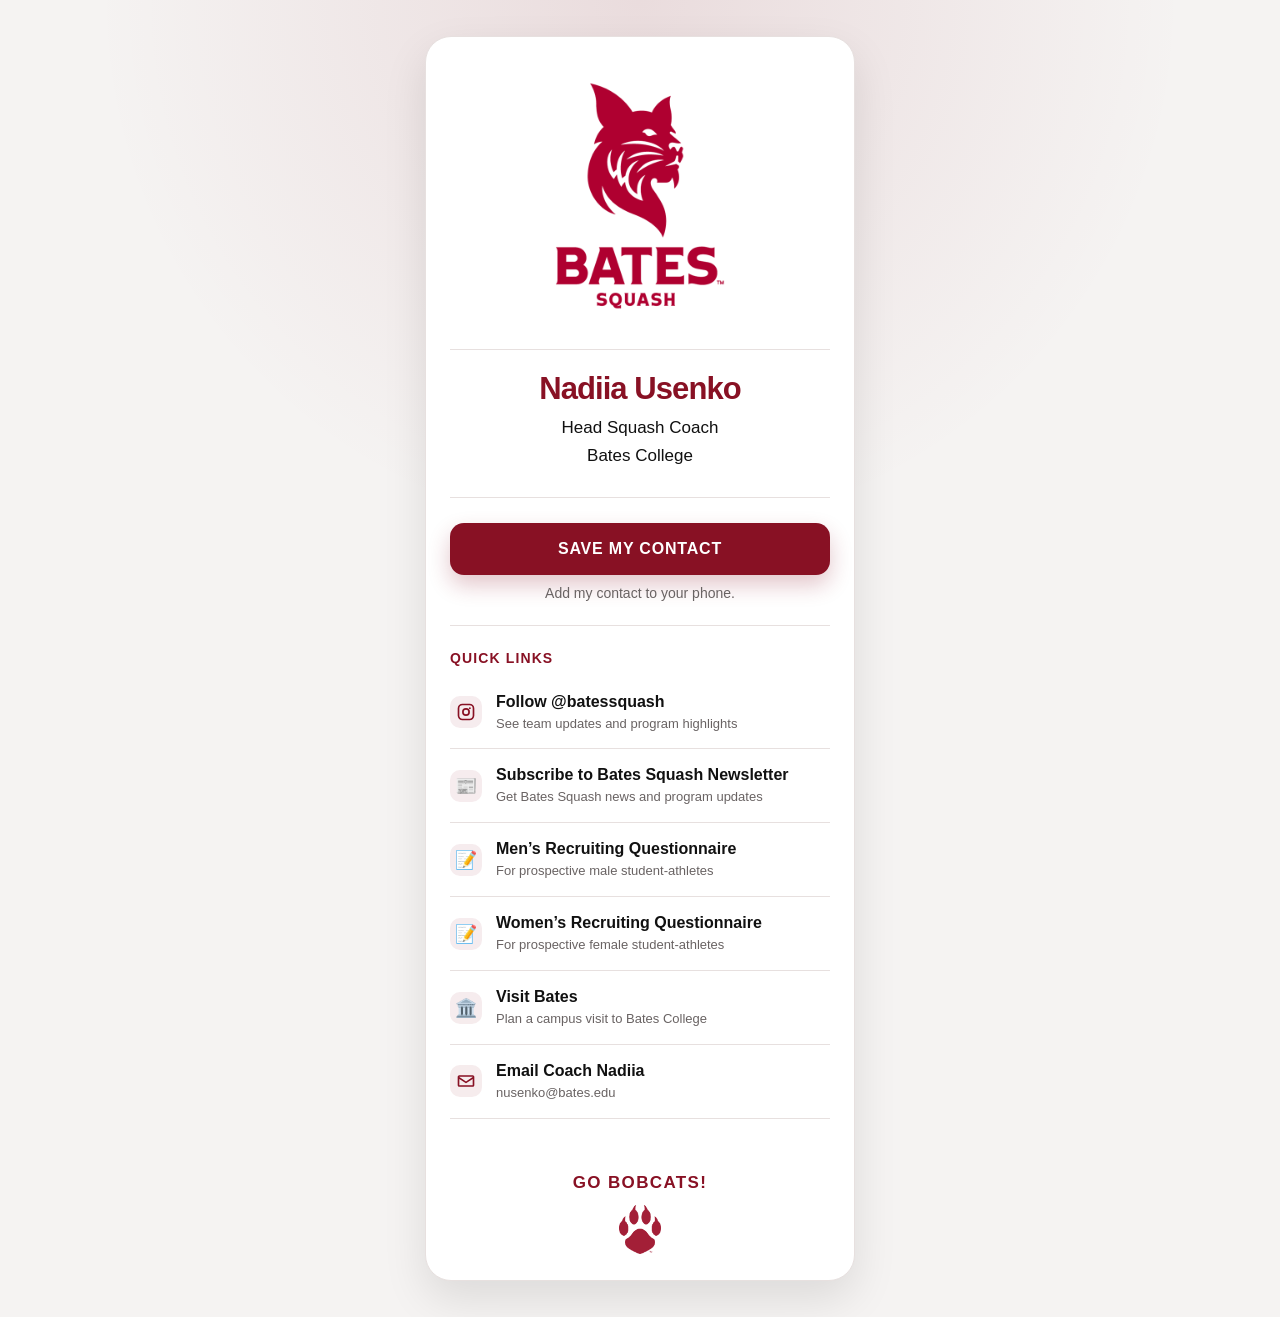
<file: index.html>
<!DOCTYPE html>
<html lang="en">
<head>
  <meta charset="UTF-8" />
  <meta name="viewport" content="width=device-width, initial-scale=1.0" />

  <title>Bates Squash Recruiting | Nadiia Usenko</title>
  <meta name="description" content="Connect with Bates Squash and Head Squash Coach Nadiia Usenko." />

  <link rel="icon" type="image/svg+xml" href="favicon.svg" />
  <link rel="apple-touch-icon" href="favicon.svg" />
  <link rel="stylesheet" href="style.css" />
</head>

<body>
  <main class="page">
    <section class="card" aria-label="Bates Squash recruiting contact page">
      <img
        src="SDS_Bates_Squash1_Garnet.png"
        alt="Bates Squash"
        class="logo"
      />

      <div class="coach-block">
        <h1>Nadiia Usenko</h1>
        <p>Head Squash Coach</p>
        <p>Bates College</p>
      </div>

      <a class="save-button" href="nadiia-usenko.vcf" download>
        Save My Contact
      </a>

      <p class="support-text">
        Add my contact to your phone.
      </p>

      <section class="links-section" aria-labelledby="quick-links-heading">
        <h2 id="quick-links-heading">Quick Links</h2>

        <a class="link-row" href="https://www.instagram.com/batessquash/" target="_blank" rel="noopener noreferrer">
          <span class="icon instagram-icon" aria-hidden="true">
            <svg viewBox="0 0 24 24" role="img">
              <path d="M7.75 2h8.5A5.76 5.76 0 0 1 22 7.75v8.5A5.76 5.76 0 0 1 16.25 22h-8.5A5.76 5.76 0 0 1 2 16.25v-8.5A5.76 5.76 0 0 1 7.75 2Zm0 2A3.75 3.75 0 0 0 4 7.75v8.5A3.75 3.75 0 0 0 7.75 20h8.5A3.75 3.75 0 0 0 20 16.25v-8.5A3.75 3.75 0 0 0 16.25 4h-8.5Zm8.9 2.25a1.1 1.1 0 1 1 0 2.2 1.1 1.1 0 0 1 0-2.2ZM12 7.25A4.75 4.75 0 1 1 12 16.75 4.75 4.75 0 0 1 12 7.25Zm0 2A2.75 2.75 0 1 0 12 14.75 2.75 2.75 0 0 0 12 9.25Z"/>
            </svg>
          </span>
          <span>
            <strong>Follow @batessquash</strong>
            <small>See team updates and program highlights</small>
          </span>
        </a>

        <a class="link-row" href="https://forms.gle/hZCBhF3brGYesUsp7" target="_blank" rel="noopener noreferrer">
          <span class="icon" aria-hidden="true">📰</span>
          <span>
            <strong>Subscribe to Bates Squash Newsletter</strong>
            <small>Get Bates Squash news and program updates</small>
          </span>
        </a>
        
        <a class="link-row" href="https://questionnaires.armssoftware.com/f38b71e44914" target="_blank" rel="noopener noreferrer">
          <span class="icon" aria-hidden="true">📝</span>
          <span>
            <strong>Men’s Recruiting Questionnaire</strong>
            <small>For prospective male student-athletes</small>
          </span>
        </a>

        <a class="link-row" href="https://questionnaires.armssoftware.com/f0ca2ab17b4b" target="_blank" rel="noopener noreferrer">
          <span class="icon" aria-hidden="true">📝</span>
          <span>
            <strong>Women’s Recruiting Questionnaire</strong>
            <small>For prospective female student-athletes</small>
          </span>
        </a>

        <a class="link-row" href="https://apply.bates.edu/portal/campus-visit_vNew" target="_blank" rel="noopener noreferrer">
          <span class="icon" aria-hidden="true">🏛️</span>
          <span>
            <strong>Visit Bates</strong>
            <small>Plan a campus visit to Bates College</small>
          </span>
        </a>

        <a class="link-row" href="mailto:nusenko@bates.edu">
          <span class="icon email-icon" aria-hidden="true">
            <svg viewBox="0 0 24 24" role="img">
              <path d="M4 5h16a2 2 0 0 1 2 2v10a2 2 0 0 1-2 2H4a2 2 0 0 1-2-2V7a2 2 0 0 1 2-2Zm0 2v.25l8 5.2 8-5.2V7H4Zm16 10V9.63l-7.45 4.85a1 1 0 0 1-1.1 0L4 9.63V17h16Z"/>
            </svg>
          </span>
          <span>
            <strong>Email Coach Nadiia</strong>
            <small>nusenko@bates.edu</small>
          </span>
        </a>
      </section>

      <footer>
        <div class="go-bobcats">GO BOBCATS!</div>
        <img src="Paw_garnet.png" alt="" class="paw" />
      </footer>
    </section>
  </main>
</body>
</html>
</file>
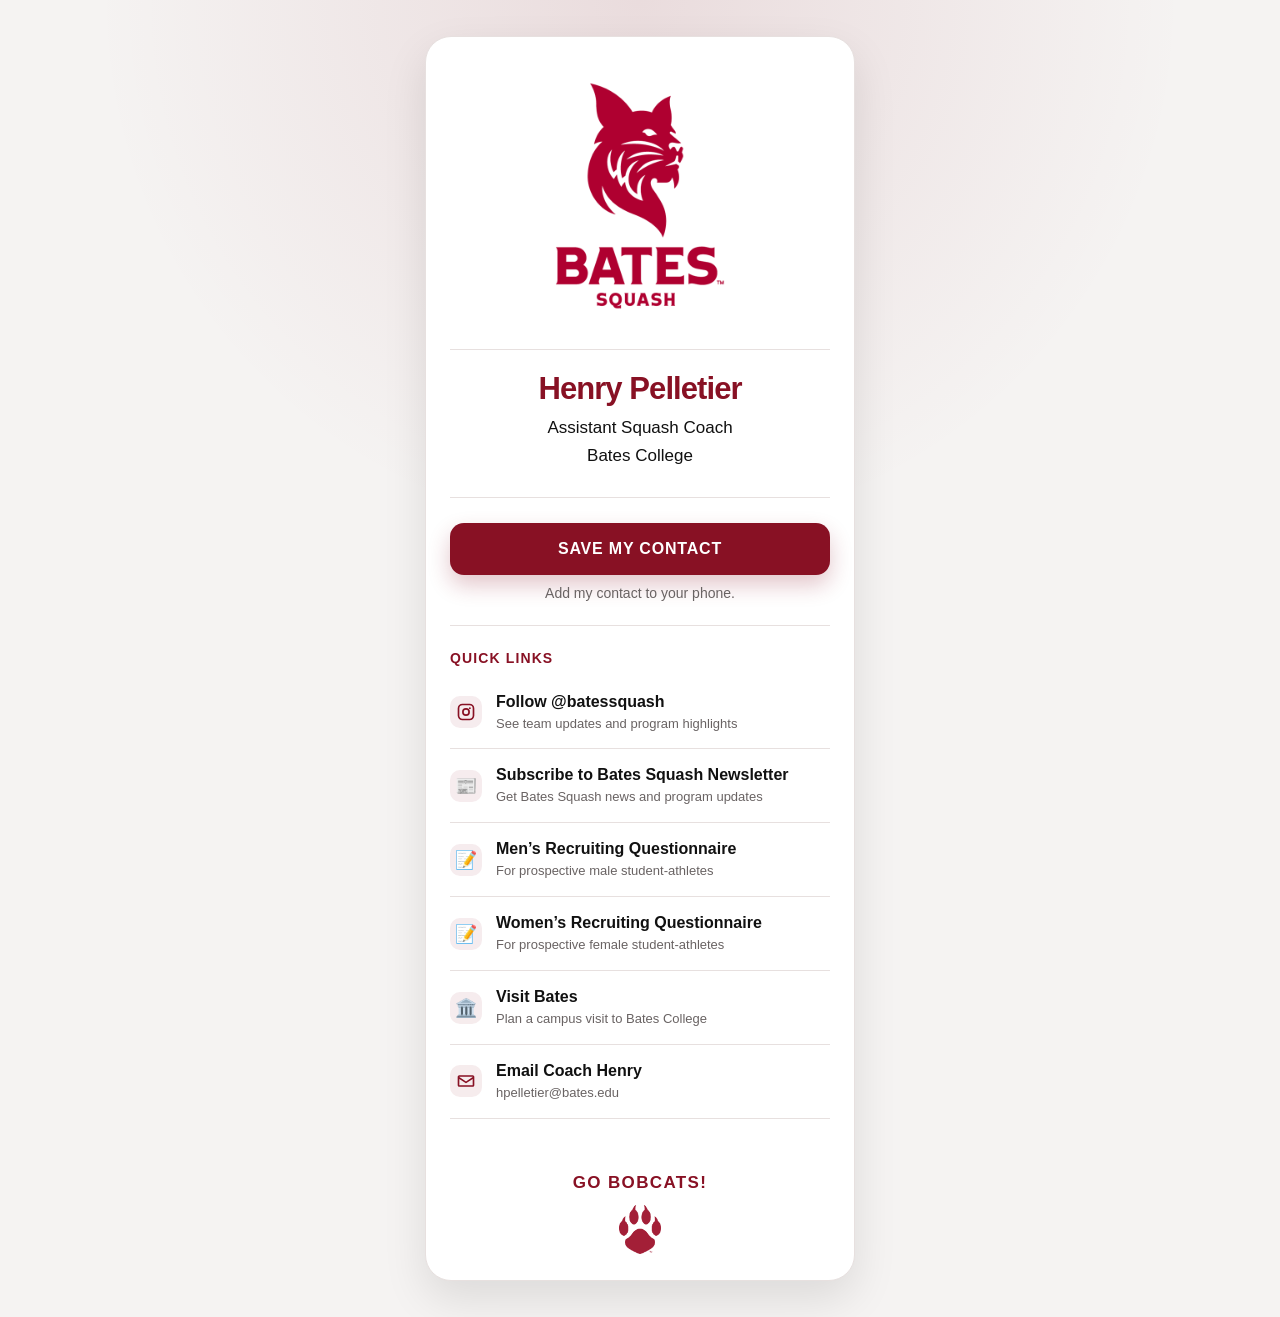
<file: henry/index.html>
<!DOCTYPE html>
<html lang="en">
<head>
  <meta charset="UTF-8" />
  <meta name="viewport" content="width=device-width, initial-scale=1.0" />

  <title>Bates Squash Recruiting | Henry Pelletier</title>
  <meta name="description" content="Connect with Bates Squash and Assistant Squash Coach Henry Pelletier." />

  <link rel="stylesheet" href="style.css" />
</head>

<body>
  <main class="page">
    <section class="card" aria-label="Bates Squash recruiting contact page">
      <img
        src="SDS_Bates_Squash1_Garnet.png"
        alt="Bates Squash"
        class="logo"
      />

      <div class="coach-block">
        <h1>Henry Pelletier</h1>
        <p>Assistant Squash Coach</p>
        <p>Bates College</p>
      </div>

      <a class="save-button" href="henry-pelletier.vcf" download>
        Save My Contact
      </a>

      <p class="support-text">
        Add my contact to your phone.
      </p>

      <section class="links-section" aria-labelledby="quick-links-heading">
        <h2 id="quick-links-heading">Quick Links</h2>

        <a class="link-row" href="https://www.instagram.com/batessquash/" target="_blank" rel="noopener noreferrer">
          <span class="icon instagram-icon" aria-hidden="true">
            <svg viewBox="0 0 24 24" role="img">
              <path d="M7.75 2h8.5A5.76 5.76 0 0 1 22 7.75v8.5A5.76 5.76 0 0 1 16.25 22h-8.5A5.76 5.76 0 0 1 2 16.25v-8.5A5.76 5.76 0 0 1 7.75 2Zm0 2A3.75 3.75 0 0 0 4 7.75v8.5A3.75 3.75 0 0 0 7.75 20h8.5A3.75 3.75 0 0 0 20 16.25v-8.5A3.75 3.75 0 0 0 16.25 4h-8.5Zm8.9 2.25a1.1 1.1 0 1 1 0 2.2 1.1 1.1 0 0 1 0-2.2ZM12 7.25A4.75 4.75 0 1 1 12 16.75 4.75 4.75 0 0 1 12 7.25Zm0 2A2.75 2.75 0 1 0 12 14.75 2.75 2.75 0 0 0 12 9.25Z"/>
            </svg>
          </span>
          <span>
            <strong>Follow @batessquash</strong>
            <small>See team updates and program highlights</small>
          </span>
        </a>

        <a class="link-row" href="https://forms.gle/hZCBhF3brGYesUsp7" target="_blank" rel="noopener noreferrer">
          <span class="icon" aria-hidden="true">📰</span>
          <span>
            <strong>Subscribe to Bates Squash Newsletter</strong>
            <small>Get Bates Squash news and program updates</small>
          </span>
        </a>

        <a class="link-row" href="https://questionnaires.armssoftware.com/f38b71e44914" target="_blank" rel="noopener noreferrer">
          <span class="icon" aria-hidden="true">📝</span>
          <span>
            <strong>Men’s Recruiting Questionnaire</strong>
            <small>For prospective male student-athletes</small>
          </span>
        </a>

        <a class="link-row" href="https://questionnaires.armssoftware.com/f0ca2ab17b4b" target="_blank" rel="noopener noreferrer">
          <span class="icon" aria-hidden="true">📝</span>
          <span>
            <strong>Women’s Recruiting Questionnaire</strong>
            <small>For prospective female student-athletes</small>
          </span>
        </a>

        <a class="link-row" href="https://apply.bates.edu/portal/campus-visit_vNew" target="_blank" rel="noopener noreferrer">
          <span class="icon" aria-hidden="true">🏛️</span>
          <span>
            <strong>Visit Bates</strong>
            <small>Plan a campus visit to Bates College</small>
          </span>
        </a>

        <a class="link-row" href="mailto:hpelletier@bates.edu">
          <span class="icon email-icon" aria-hidden="true">
            <svg viewBox="0 0 24 24" role="img">
              <path d="M4 5h16a2 2 0 0 1 2 2v10a2 2 0 0 1-2 2H4a2 2 0 0 1-2-2V7a2 2 0 0 1 2-2Zm0 2v.25l8 5.2 8-5.2V7H4Zm16 10V9.63l-7.45 4.85a1 1 0 0 1-1.1 0L4 9.63V17h16Z"/>
            </svg>
          </span>
          <span>
            <strong>Email Coach Henry</strong>
            <small>hpelletier@bates.edu</small>
          </span>
        </a>
      </section>

      <footer>
        <div class="go-bobcats">GO BOBCATS!</div>
        <img src="Paw_garnet.png" alt="" class="paw" />
      </footer>
    </section>
  </main>
</body>
</html>
</file>
<file: style.css>
:root {
  --garnet: #881124;
  --black: #111111;
  --white: #ffffff;
  --soft-bg: #f5f3f2;
  --line: #e7e0df;
  --muted: #696363;
  --shadow: rgba(0, 0, 0, 0.10);
}

* {
  box-sizing: border-box;
}

html {
  scroll-behavior: smooth;
}

body {
  margin: 0;
  min-height: 100vh;
  background:
    radial-gradient(circle at top, rgba(136, 17, 36, 0.10), transparent 34rem),
    var(--soft-bg);
  color: var(--black);
  font-family: Arial, Helvetica, sans-serif;
}

.page {
  width: 100%;
  min-height: 100vh;
  display: flex;
  align-items: stretch;
  justify-content: center;
  padding: 18px;
}

.card {
  width: 100%;
  max-width: 430px;
  min-height: calc(100vh - 36px);
  background: var(--white);
  border: 1px solid var(--line);
  border-radius: 26px;
  box-shadow: 0 18px 44px var(--shadow);
  padding: 34px 24px 26px;
  text-align: center;
  overflow: hidden;
}

.logo {
  display: block;
  width: min(250px, 88%);
  height: auto;
  margin: 0 auto 28px;
}

.coach-block {
  padding: 22px 0 24px;
  border-top: 1px solid var(--line);
  border-bottom: 1px solid var(--line);
}

h1 {
  margin: 0 0 10px;
  color: var(--garnet);
  font-size: 31px;
  line-height: 1.12;
  letter-spacing: -0.03em;
}

.coach-block p {
  margin: 5px 0;
  font-size: 17px;
  line-height: 1.35;
}

.save-button {
  display: block;
  margin: 25px 0 10px;
  padding: 17px 20px;
  border-radius: 14px;
  background: var(--garnet);
  color: var(--white);
  text-decoration: none;
  text-transform: uppercase;
  font-weight: 800;
  letter-spacing: 0.05em;
  box-shadow: 0 10px 22px rgba(136, 17, 36, 0.24);
  transition: transform 160ms ease, box-shadow 160ms ease, background 160ms ease;
}

.save-button:hover,
.save-button:focus {
  background: #741020;
  transform: translateY(-1px);
  box-shadow: 0 13px 28px rgba(136, 17, 36, 0.28);
}

.support-text {
  margin: 0 0 24px;
  color: var(--muted);
  font-size: 14px;
}

.links-section {
  text-align: left;
  border-top: 1px solid var(--line);
  padding-top: 24px;
}

h2 {
  margin: 0 0 10px;
  color: var(--garnet);
  font-size: 14px;
  letter-spacing: 0.08em;
  text-transform: uppercase;
}

.link-row {
  display: flex;
  gap: 14px;
  align-items: center;
  padding: 16px 0;
  border-bottom: 1px solid var(--line);
  color: var(--black);
  text-decoration: none;
  transition: transform 160ms ease, color 160ms ease;
}

.link-row:hover,
.link-row:focus {
  color: var(--garnet);
  transform: translateX(2px);
}

.icon {
  flex: 0 0 32px;
  width: 32px;
  height: 32px;
  border-radius: 10px;
  background: rgba(136, 17, 36, 0.08);
  display: grid;
  place-items: center;
  font-size: 18px;
}

.icon svg {
  width: 20px;
  height: 20px;
  fill: var(--garnet);
}

.link-row strong {
  display: block;
  font-size: 16px;
  line-height: 1.25;
}

.link-row small {
  display: block;
  margin-top: 4px;
  color: var(--muted);
  font-size: 13px;
  line-height: 1.3;
}

footer {
  margin-top: 30px;
  padding-top: 24px;
  text-align: center;
}

.go-bobcats {
  color: var(--garnet);
  font-weight: 900;
  letter-spacing: 0.08em;
  font-size: 17px;
}

.paw {
  display: block;
  width: 42px;
  height: auto;
  margin: 12px auto 0;
}

@media (min-width: 700px) {
  .page {
    align-items: center;
    padding: 36px;
  }

  .card {
    min-height: auto;
  }
}
</file>
<file: henry/style.css>
:root {
  --garnet: #881124;
  --black: #111111;
  --white: #ffffff;
  --soft-bg: #f5f3f2;
  --line: #e7e0df;
  --muted: #696363;
  --shadow: rgba(0, 0, 0, 0.10);
}

* {
  box-sizing: border-box;
}

html {
  scroll-behavior: smooth;
}

body {
  margin: 0;
  min-height: 100vh;
  background:
    radial-gradient(circle at top, rgba(136, 17, 36, 0.10), transparent 34rem),
    var(--soft-bg);
  color: var(--black);
  font-family: Arial, Helvetica, sans-serif;
}

.page {
  width: 100%;
  min-height: 100vh;
  display: flex;
  align-items: stretch;
  justify-content: center;
  padding: 18px;
}

.card {
  width: 100%;
  max-width: 430px;
  min-height: calc(100vh - 36px);
  background: var(--white);
  border: 1px solid var(--line);
  border-radius: 26px;
  box-shadow: 0 18px 44px var(--shadow);
  padding: 34px 24px 26px;
  text-align: center;
  overflow: hidden;
}

.logo {
  display: block;
  width: min(250px, 88%);
  height: auto;
  margin: 0 auto 28px;
}

.coach-block {
  padding: 22px 0 24px;
  border-top: 1px solid var(--line);
  border-bottom: 1px solid var(--line);
}

h1 {
  margin: 0 0 10px;
  color: var(--garnet);
  font-size: 31px;
  line-height: 1.12;
  letter-spacing: -0.03em;
}

.coach-block p {
  margin: 5px 0;
  font-size: 17px;
  line-height: 1.35;
}

.save-button {
  display: block;
  margin: 25px 0 10px;
  padding: 17px 20px;
  border-radius: 14px;
  background: var(--garnet);
  color: var(--white);
  text-decoration: none;
  text-transform: uppercase;
  font-weight: 800;
  letter-spacing: 0.05em;
  box-shadow: 0 10px 22px rgba(136, 17, 36, 0.24);
  transition: transform 160ms ease, box-shadow 160ms ease, background 160ms ease;
}

.save-button:hover,
.save-button:focus {
  background: #741020;
  transform: translateY(-1px);
  box-shadow: 0 13px 28px rgba(136, 17, 36, 0.28);
}

.support-text {
  margin: 0 0 24px;
  color: var(--muted);
  font-size: 14px;
}

.links-section {
  text-align: left;
  border-top: 1px solid var(--line);
  padding-top: 24px;
}

h2 {
  margin: 0 0 10px;
  color: var(--garnet);
  font-size: 14px;
  letter-spacing: 0.08em;
  text-transform: uppercase;
}

.link-row {
  display: flex;
  gap: 14px;
  align-items: center;
  padding: 16px 0;
  border-bottom: 1px solid var(--line);
  color: var(--black);
  text-decoration: none;
  transition: transform 160ms ease, color 160ms ease;
}

.link-row:hover,
.link-row:focus {
  color: var(--garnet);
  transform: translateX(2px);
}

.icon {
  flex: 0 0 32px;
  width: 32px;
  height: 32px;
  border-radius: 10px;
  background: rgba(136, 17, 36, 0.08);
  display: grid;
  place-items: center;
  font-size: 18px;
}

.icon svg {
  width: 20px;
  height: 20px;
  fill: var(--garnet);
}

.link-row strong {
  display: block;
  font-size: 16px;
  line-height: 1.25;
}

.link-row small {
  display: block;
  margin-top: 4px;
  color: var(--muted);
  font-size: 13px;
  line-height: 1.3;
}

footer {
  margin-top: 30px;
  padding-top: 24px;
  text-align: center;
}

.go-bobcats {
  color: var(--garnet);
  font-weight: 900;
  letter-spacing: 0.08em;
  font-size: 17px;
}

.paw {
  display: block;
  width: 42px;
  height: auto;
  margin: 12px auto 0;
}

@media (min-width: 700px) {
  .page {
    align-items: center;
    padding: 36px;
  }

  .card {
    min-height: auto;
  }
}
</file>
